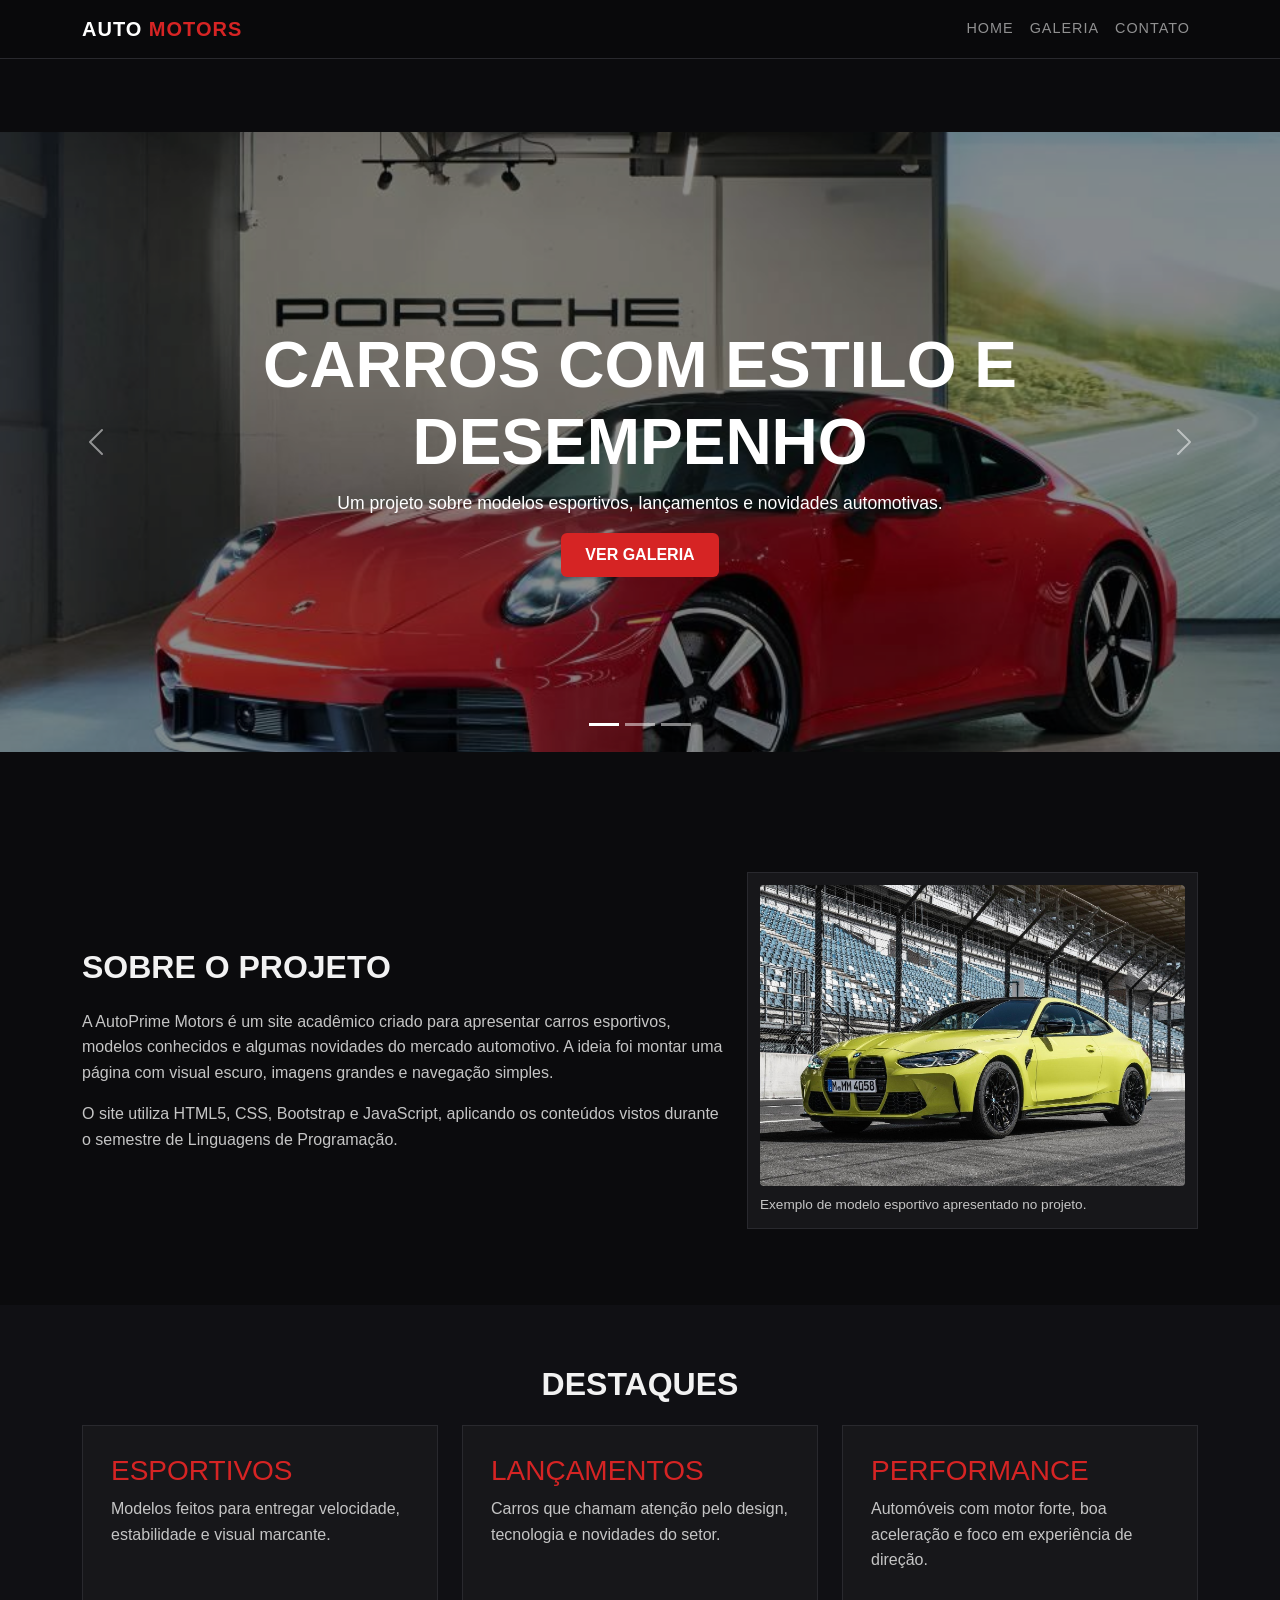
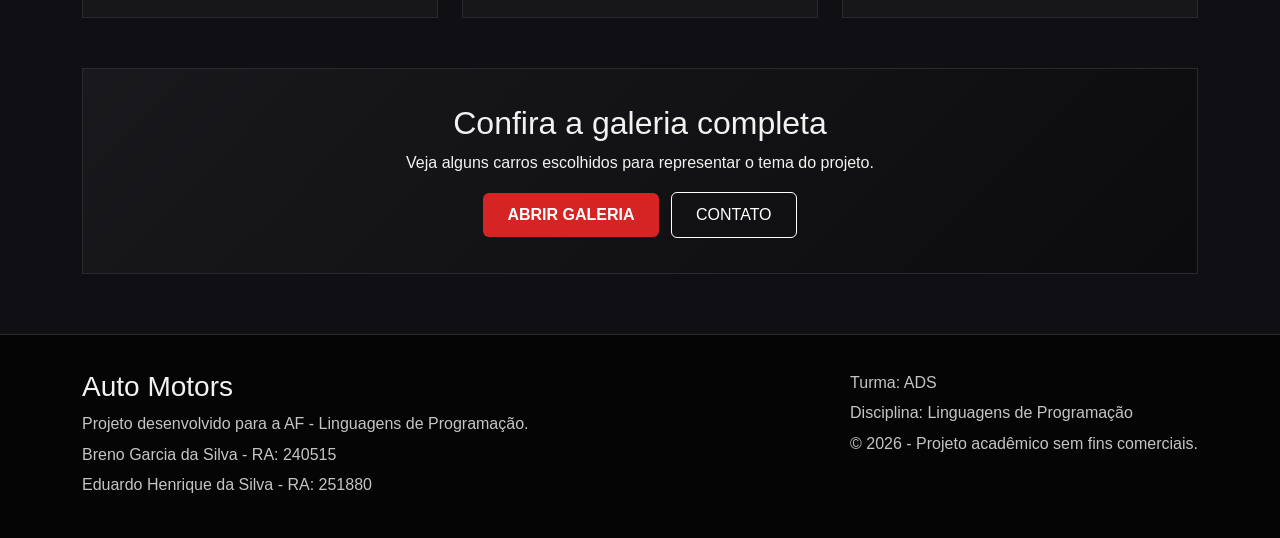
<file: index.html>
<!--
AF - Avaliação Final - Linguagens de Programação
Tema do Projeto: AutoPrime Motors
Aluno 1: Breno Garcia da Silva - RA: 240515
Aluno 2: Eduardo Henrique da Silva - RA: 251880
Professor: Abimael de Oliveira
Data de entrega: 07/06
-->

<!DOCTYPE html>
<html lang="pt-br">
<head>
    <meta charset="UTF-8">
    <meta name="viewport" content="width=device-width, initial-scale=1.0">
    <title>Auto Motors - Home</title>
    
<link href="https://cdn.jsdelivr.net/npm/bootstrap@5.3.3/dist/css/bootstrap.min.css" rel="stylesheet">
<link rel="stylesheet" href="./css/style.css">

</head>
<body>

<header>
    <nav class="navbar navbar-expand-lg navbar-dark fixed-top menu-principal">
        <div class="container">
            <a class="navbar-brand logo" href="index.html">Auto <span>Motors</span></a>

            <button class="navbar-toggler" type="button" data-bs-toggle="collapse" data-bs-target="#menuPrincipal" aria-controls="menuPrincipal" aria-expanded="false" aria-label="Abrir menu">
                <span class="navbar-toggler-icon"></span>
            </button>

            <div class="collapse navbar-collapse" id="menuPrincipal">
                <ul class="navbar-nav ms-auto">
                    <li class="nav-item"><a class="nav-link" href="index.html">Home</a></li>
                    <li class="nav-item"><a class="nav-link" href="galeria.html">Galeria</a></li>
                    <li class="nav-item"><a class="nav-link" href="contato.html">Contato</a></li>
                </ul>
            </div>
        </div>
    </nav>
</header>


<main>
    <section class="hero">
        <div id="carouselHome" class="carousel slide" data-bs-ride="carousel">
            <div class="carousel-indicators">
                <button type="button" data-bs-target="#carouselHome" data-bs-slide-to="0" class="active" aria-label="Slide 1"></button>
                <button type="button" data-bs-target="#carouselHome" data-bs-slide-to="1" aria-label="Slide 2"></button>
                <button type="button" data-bs-target="#carouselHome" data-bs-slide-to="2" aria-label="Slide 3"></button>
            </div>

            <div class="carousel-inner">
                <div class="carousel-item active">
                    <img src="./img/banner-01.jpg" class="d-block w-100" alt="Imagem de carro esportivo Porsche 911">
                    <div class="carousel-caption">
                        <h1>Carros com estilo e desempenho</h1>
                        <p>Um projeto sobre modelos esportivos, lançamentos e novidades automotivas.</p>
                        <a href="galeria.html" class="btn btn-vermelho">Ver galeria</a>
                    </div>
                </div>

                <div class="carousel-item">
                    <img src="./img/banner-02.jpg" class="d-block w-100" alt="Imagem de carro esportivo BMW M4">
                    <div class="carousel-caption">
                        <h2>Design que chama atenção</h2>
                        <p>Modelos com visual moderno, potência e presença nas ruas.</p>
                    </div>
                </div>

                <div class="carousel-item">
                    <img src="./img/banner-03.jpg" class="d-block w-100" alt="Imagem de Audi RS6 em destaque">
                    <div class="carousel-caption">
                        <h2>Performance no dia a dia</h2>
                        <p>Carros que misturam conforto, tecnologia e motor forte.</p>
                    </div>
                </div>
            </div>

            <button class="carousel-control-prev" type="button" data-bs-target="#carouselHome" data-bs-slide="prev">
                <span class="carousel-control-prev-icon"></span>
            </button>

            <button class="carousel-control-next" type="button" data-bs-target="#carouselHome" data-bs-slide="next">
                <span class="carousel-control-next-icon"></span>
            </button>
        </div>
    </section>

    <section class="apresentacao container">
        <div class="row align-items-center">
            <div class="col-md-7">
                <h2 class="titulo-secao">Sobre o projeto</h2>
                <p>
                    A AutoPrime Motors é um site acadêmico criado para apresentar carros esportivos,
                    modelos conhecidos e algumas novidades do mercado automotivo. A ideia foi montar
                    uma página com visual escuro, imagens grandes e navegação simples.
                </p>
                <p>
                    O site utiliza HTML5, CSS, Bootstrap e JavaScript, aplicando os conteúdos vistos
                    durante o semestre de Linguagens de Programação.
                </p>
            </div>

            <div class="col-md-5">
                <figure class="foto-destaque">
                    <img src="./img/galeria-02.jpg" alt="BMW M4 em destaque">
                    <figcaption>Exemplo de modelo esportivo apresentado no projeto.</figcaption>
                </figure>
            </div>
        </div>
    </section>

    <section class="destaques">
        <div class="container">
            <h2 class="titulo-secao text-center">Destaques</h2>
            <div class="area-destaques">
                <article class="card-info">
                    <h3>Esportivos</h3>
                    <p>Modelos feitos para entregar velocidade, estabilidade e visual marcante.</p>
                </article>

                <article class="card-info">
                    <h3>Lançamentos</h3>
                    <p>Carros que chamam atenção pelo design, tecnologia e novidades do setor.</p>
                </article>

                <article class="card-info">
                    <h3>Performance</h3>
                    <p>Automóveis com motor forte, boa aceleração e foco em experiência de direção.</p>
                </article>
            </div>

            <div class="chamada">
                <h2>Confira a galeria completa</h2>
                <p>Veja alguns carros escolhidos para representar o tema do projeto.</p>
                <a href="galeria.html" class="btn btn-vermelho">Abrir galeria</a>
                <a href="contato.html" class="btn btn-contorno">Contato</a>
            </div>
        </div>
    </section>
</main>


<footer class="rodape">
    <div class="container rodape-flex">
        <div>
            <h3>Auto Motors</h3>
            <p>Projeto desenvolvido para a AF - Linguagens de Programação.</p>
            <p>Breno Garcia da Silva - RA: 240515</p>
            <p>Eduardo Henrique da Silva - RA: 251880</p>
        </div>

        <div>
            <p>Turma: ADS</p>
            <p>Disciplina: Linguagens de Programação</p>
            <p>&copy; 2026 - Projeto acadêmico sem fins comerciais.</p>
        </div>
    </div>
</footer>

<button id="btnTopo" class="btn-topo" aria-label="Voltar ao topo">↑</button>


<script src="https://cdn.jsdelivr.net/npm/bootstrap@5.3.3/dist/js/bootstrap.bundle.min.js"></script>
<script src="./js/script.js"></script>

</body>
</html>
</file>
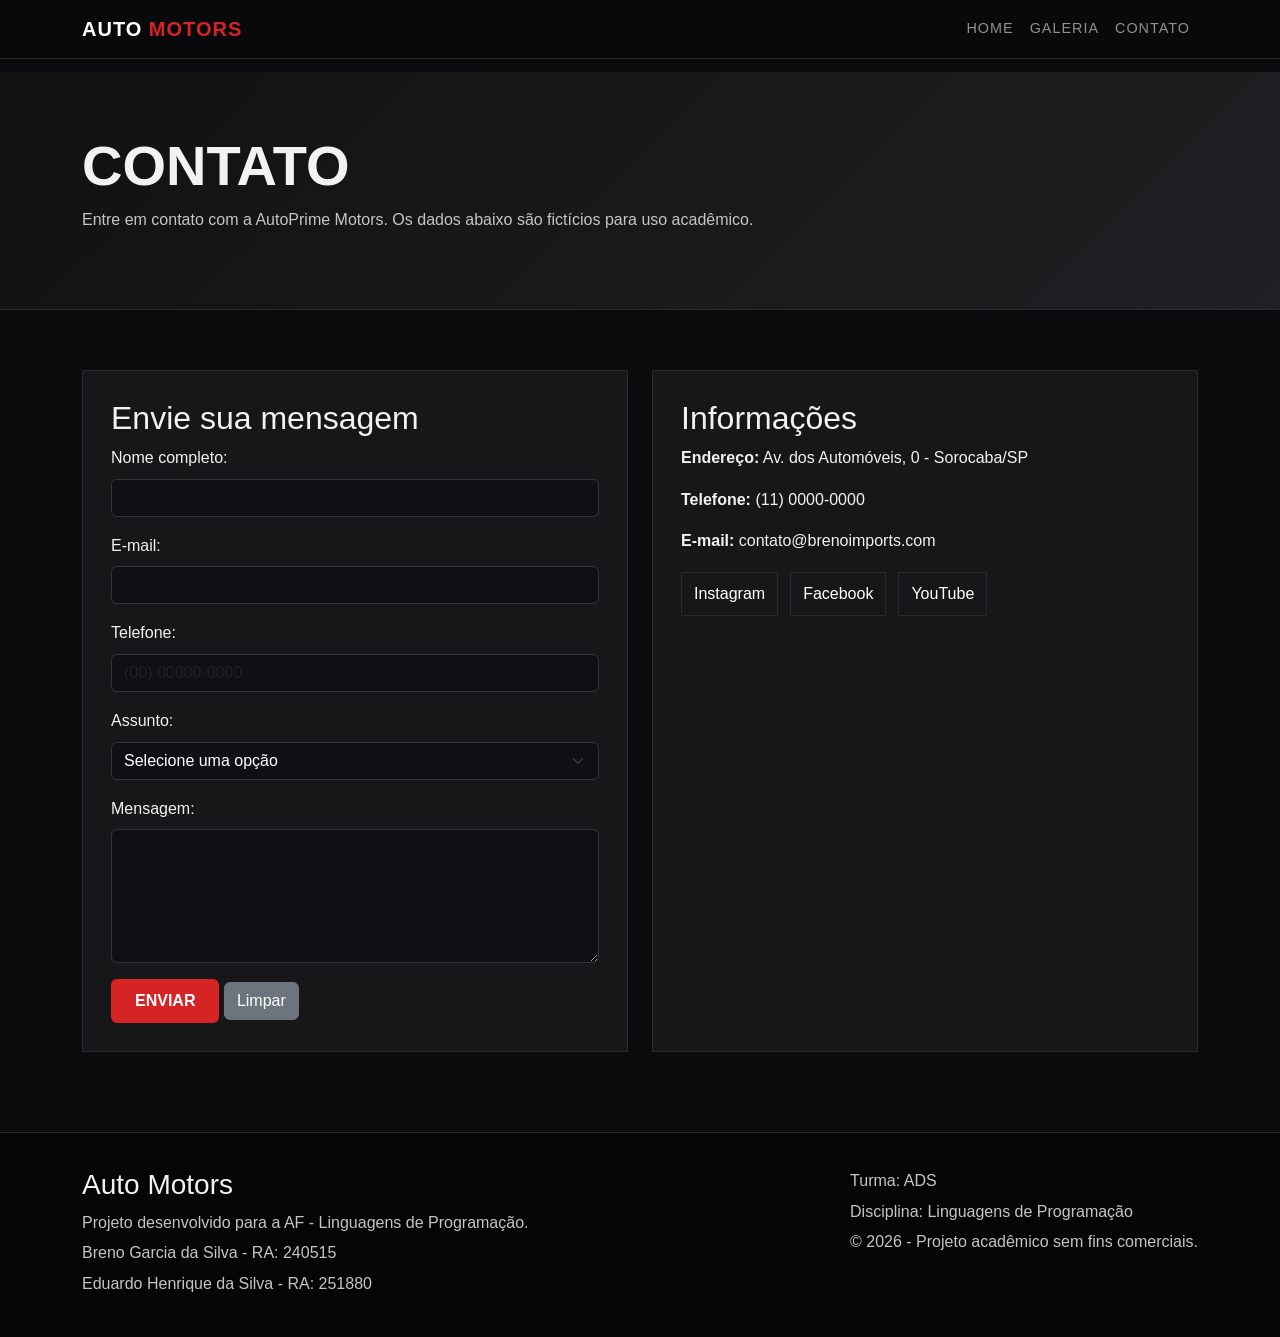
<file: contato.html>
<!--
AF - Avaliação Final - Linguagens de Programação
Tema do Projeto: Auto Motors
Aluno 1: Breno Garcia da Silva - RA: 240515
Aluno 2: Eduardo Henrique da Silva - RA: 251880
Professor: Abimael de Oliveira
Data de entrega: 07/06
-->

<!DOCTYPE html>
<html lang="pt-br">
<head>
    <meta charset="UTF-8">
    <meta name="viewport" content="width=device-width, initial-scale=1.0">
    <title>Auto Motors - Contato</title>
    
<link href="https://cdn.jsdelivr.net/npm/bootstrap@5.3.3/dist/css/bootstrap.min.css" rel="stylesheet">
<link rel="stylesheet" href="./css/style.css">

</head>
<body>

<header>
    <nav class="navbar navbar-expand-lg navbar-dark fixed-top menu-principal">
        <div class="container">
            <a class="navbar-brand logo" href="index.html">Auto <span>Motors</span></a>

            <button class="navbar-toggler" type="button" data-bs-toggle="collapse" data-bs-target="#menuPrincipal" aria-controls="menuPrincipal" aria-expanded="false" aria-label="Abrir menu">
                <span class="navbar-toggler-icon"></span>
            </button>

            <div class="collapse navbar-collapse" id="menuPrincipal">
                <ul class="navbar-nav ms-auto">
                    <li class="nav-item"><a class="nav-link" href="index.html">Home</a></li>
                    <li class="nav-item"><a class="nav-link" href="galeria.html">Galeria</a></li>
                    <li class="nav-item"><a class="nav-link" href="contato.html">Contato</a></li>
                </ul>
            </div>
        </div>
    </nav>
</header>


<main>
    <section class="topo-pagina">
        <div class="container">
            <h1>Contato</h1>
            <p>Entre em contato com a AutoPrime Motors. Os dados abaixo são fictícios para uso acadêmico.</p>
        </div>
    </section>

    <section class="container contato-area">
        <div class="row g-4">
            <article class="col-lg-6">
                <div class="caixa-contato">
                    <h2>Envie sua mensagem</h2>

                    <form id="formContato" class="form-contato" action="#" method="post">
                        <div class="mb-3">
                            <label for="nome" class="form-label">Nome completo:</label>
                            <input type="text" id="nome" name="nome" class="form-control" required>
                        </div>

                        <div class="mb-3">
                            <label for="email" class="form-label">E-mail:</label>
                            <input type="email" id="email" name="email" class="form-control" required>
                        </div>

                        <div class="mb-3">
                            <label for="telefone" class="form-label">Telefone:</label>
                            <input type="tel" id="telefone" name="telefone" class="form-control" placeholder="(00) 00000-0000" pattern="\(?\d{2}\)?\s?\d{4,5}-?\d{4}">
                        </div>

                        <div class="mb-3">
                            <label for="assunto" class="form-label">Assunto:</label>
                            <select id="assunto" name="assunto" class="form-select" required>
                                <option value="">Selecione uma opção</option>
                                <option value="duvida">Dúvida</option>
                                <option value="orcamento">Orçamento</option>
                                <option value="parceria">Parceria</option>
                            </select>
                        </div>

                        <div class="mb-3">
                            <label for="mensagem" class="form-label">Mensagem:</label>
                            <textarea id="mensagem" name="mensagem" class="form-control" rows="5" required></textarea>
                        </div>

                        <button type="submit" class="btn btn-vermelho">Enviar</button>
                        <button type="reset" class="btn btn-secondary">Limpar</button>
                    </form>
                </div>
            </article>

            <article class="col-lg-6">
                <div class="caixa-contato">
                    <h2>Informações</h2>
                    <p><strong>Endereço:</strong> Av. dos Automóveis, 0 - Sorocaba/SP</p>
                    <p><strong>Telefone:</strong> (11) 0000-0000</p>
                    <p><strong>E-mail:</strong> contato@brenoimports.com</p>

                    <div class="redes">
                        <a href="#">Instagram</a>
                        <a href="#">Facebook</a>
                        <a href="#">YouTube</a>
                    </div>

                    <iframe
                        title="Mapa de Sorocaba"
                        src="https://www.google.com/maps?q=Sorocaba%20SP&output=embed"
                        width="100%"
                        height="320"
                        style="border:0;"
                        allowfullscreen=""
                        loading="lazy">
                    </iframe>
                </div>
            </article>
        </div>
    </section>
</main>


<footer class="rodape">
    <div class="container rodape-flex">
        <div>
            <h3>Auto Motors</h3>
            <p>Projeto desenvolvido para a AF - Linguagens de Programação.</p>
            <p>Breno Garcia da Silva - RA: 240515</p>
            <p>Eduardo Henrique da Silva - RA: 251880</p>
        </div>

        <div>
            <p>Turma: ADS</p>
            <p>Disciplina: Linguagens de Programação</p>
            <p>&copy; 2026 - Projeto acadêmico sem fins comerciais.</p>
        </div>
    </div>
</footer>

<button id="btnTopo" class="btn-topo" aria-label="Voltar ao topo">↑</button>


<script src="https://cdn.jsdelivr.net/npm/bootstrap@5.3.3/dist/js/bootstrap.bundle.min.js"></script>
<script src="./js/script.js"></script>

</body>
</html>
</file>
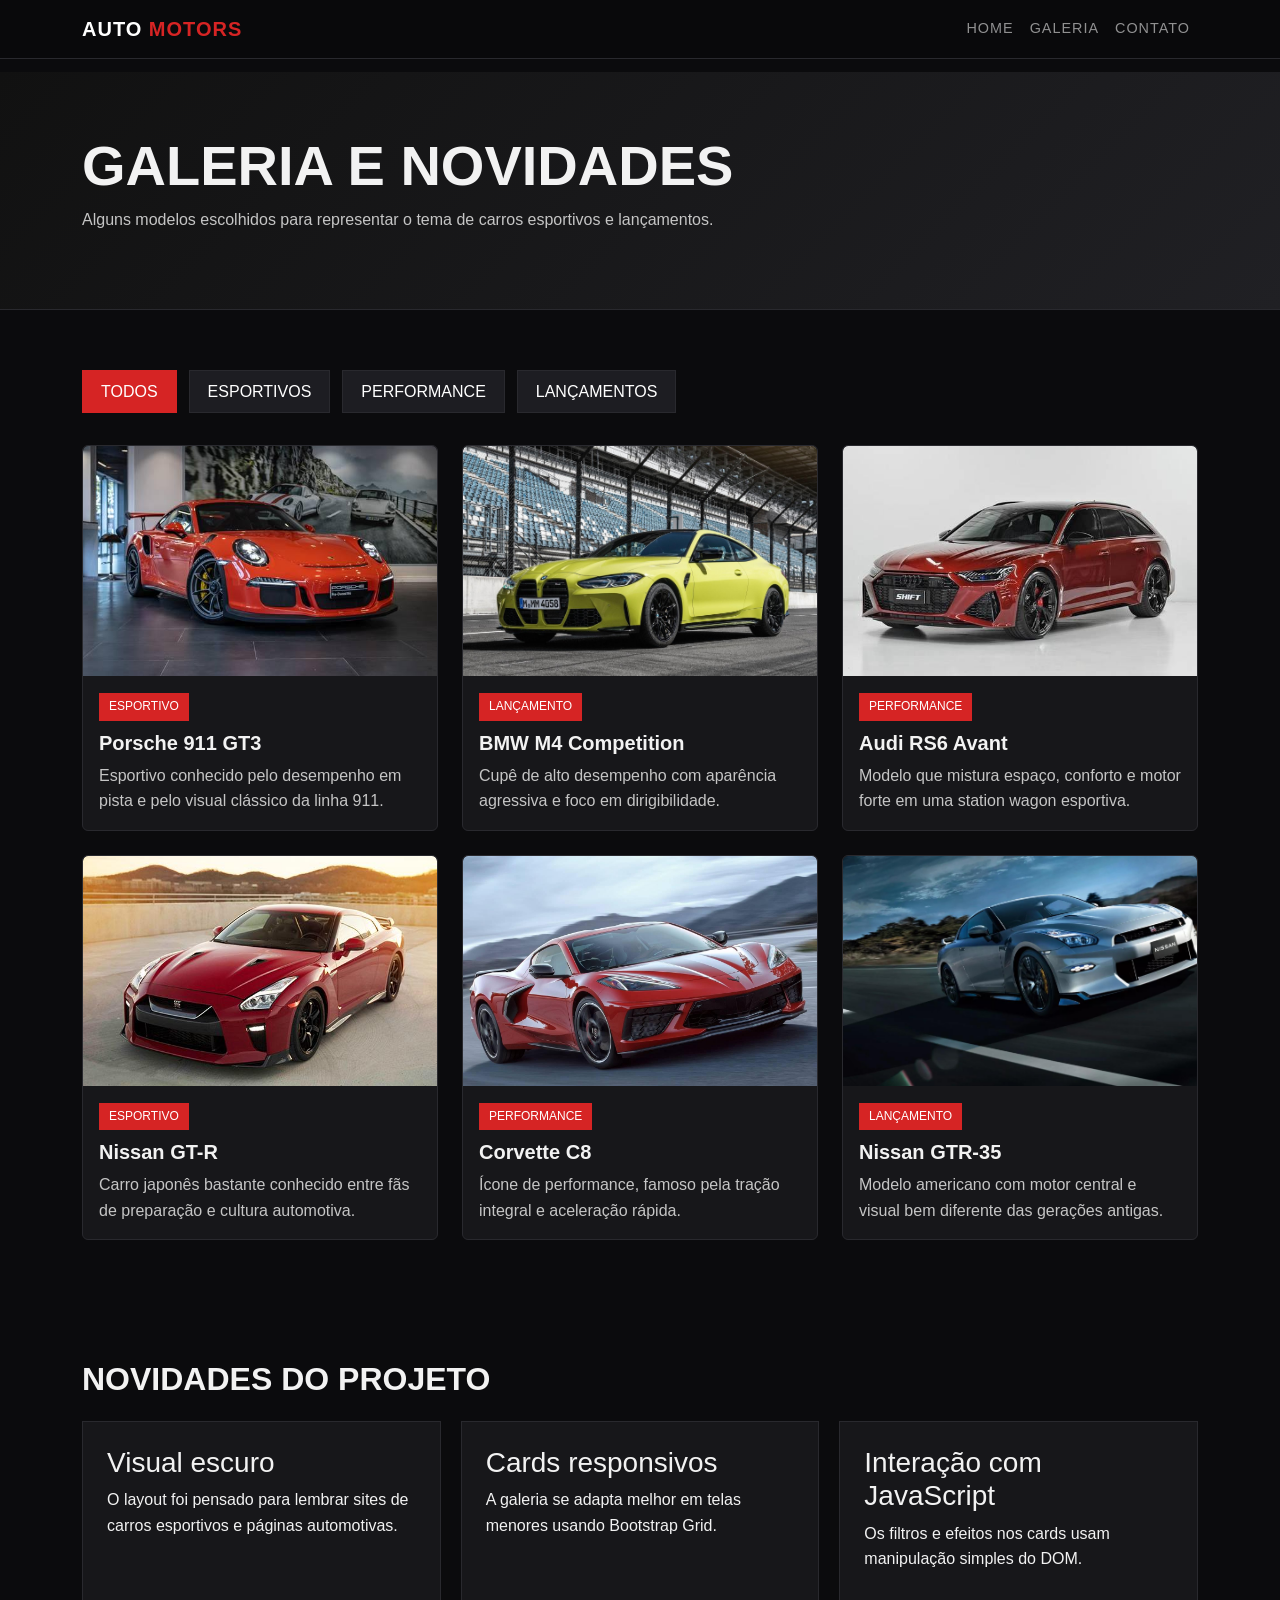
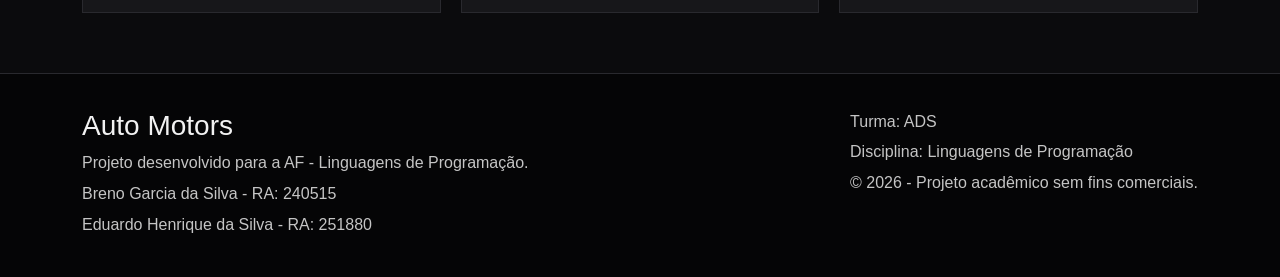
<file: galeria.html>
<!--
AF - Avaliação Final - Linguagens de Programação
Tema do Projeto: AutoPrime Motors
Aluno 1: Breno Garcia da Silva - RA: 240515
Aluno 2: Eduardo Henrique da Silva - RA: 251880
Professor: Abimael de Oliveira
Data de entrega: 07/06
-->

<!DOCTYPE html>
<html lang="pt-br">
<head>
    <meta charset="UTF-8">
    <meta name="viewport" content="width=device-width, initial-scale=1.0">
    <title>Auto Motors - Galeria</title>
    
<link href="https://cdn.jsdelivr.net/npm/bootstrap@5.3.3/dist/css/bootstrap.min.css" rel="stylesheet">
<link rel="stylesheet" href="./css/style.css">

</head>
<body>

<header>
    <nav class="navbar navbar-expand-lg navbar-dark fixed-top menu-principal">
        <div class="container">
            <a class="navbar-brand logo" href="index.html">Auto <span>Motors</span></a>

            <button class="navbar-toggler" type="button" data-bs-toggle="collapse" data-bs-target="#menuPrincipal" aria-controls="menuPrincipal" aria-expanded="false" aria-label="Abrir menu">
                <span class="navbar-toggler-icon"></span>
            </button>

            <div class="collapse navbar-collapse" id="menuPrincipal">
                <ul class="navbar-nav ms-auto">
                    <li class="nav-item"><a class="nav-link" href="index.html">Home</a></li>
                    <li class="nav-item"><a class="nav-link" href="galeria.html">Galeria</a></li>
                    <li class="nav-item"><a class="nav-link" href="contato.html">Contato</a></li>
                </ul>
            </div>
        </div>
    </nav>
</header>


<main>
    <section class="topo-pagina">
        <div class="container">
            <h1>Galeria e novidades</h1>
            <p>Alguns modelos escolhidos para representar o tema de carros esportivos e lançamentos.</p>
        </div>
    </section>

    <section class="container galeria">
        <div class="filtros">
            <button class="btn-filtro ativo" data-filtro="todos">Todos</button>
            <button class="btn-filtro" data-filtro="esportivo">Esportivos</button>
            <button class="btn-filtro" data-filtro="performance">Performance</button>
            <button class="btn-filtro" data-filtro="lançamento">Lançamentos</button>
        </div>

        <div class="row g-4">
            
                <article class="col-md-6 col-lg-4 item-card" data-categoria="esportivo">
                    <div class="card card-carro h-100">
                        <img src="./img/galeria-01.jpg" class="card-img-top" alt="Imagem do Porsche 911 GT3">
                        <div class="card-body">
                            <span class="tag">Esportivo</span>
                            <h2 class="card-title">Porsche 911 GT3</h2>
                            <p class="card-text">Esportivo conhecido pelo desempenho em pista e pelo visual clássico da linha 911.</p>
                        </div>
                    </div>
                </article>


                <article class="col-md-6 col-lg-4 item-card" data-categoria="lançamento">
                    <div class="card card-carro h-100">
                        <img src="./img/galeria-02.jpg" class="card-img-top" alt="Imagem do BMW M4 Competition">
                        <div class="card-body">
                            <span class="tag">Lançamento</span>
                            <h2 class="card-title">BMW M4 Competition</h2>
                            <p class="card-text">Cupê de alto desempenho com aparência agressiva e foco em dirigibilidade.</p>
                        </div>
                    </div>
                </article>


                <article class="col-md-6 col-lg-4 item-card" data-categoria="performance">
                    <div class="card card-carro h-100">
                        <img src="./img/galeria-03.jpg" class="card-img-top" alt="Imagem do Audi RS6 Avant">
                        <div class="card-body">
                            <span class="tag">Performance</span>
                            <h2 class="card-title">Audi RS6 Avant</h2>
                            <p class="card-text">Modelo que mistura espaço, conforto e motor forte em uma station wagon esportiva.</p>
                        </div>
                    </div>
                </article>


                <article class="col-md-6 col-lg-4 item-card" data-categoria="esportivo">
                    <div class="card card-carro h-100">
                        <img src="./img/galeria-04.jpg" class="card-img-top" alt="Imagem do Toyota Supra">
                        <div class="card-body">
                            <span class="tag">Esportivo</span>
                            <h2 class="card-title">Nissan GT-R</h2>
                            <p class="card-text">Carro japonês bastante conhecido entre fãs de preparação e cultura automotiva.</p>
                        </div>
                    </div>
                </article>


                <article class="col-md-6 col-lg-4 item-card" data-categoria="performance">
                    <div class="card card-carro h-100">
                        <img src="./img/galeria-05.jpg" class="card-img-top" alt="Imagem do Nissan GT-R">
                        <div class="card-body">
                            <span class="tag">Performance</span>
                            <h2 class="card-title">Corvette C8</h2>
                            <p class="card-text">Ícone de performance, famoso pela tração integral e aceleração rápida.</p>
                        </div>
                    </div>
                </article>


                <article class="col-md-6 col-lg-4 item-card" data-categoria="lançamento">
                    <div class="card card-carro h-100">
                        <img src="./img/galeria-06.jpg" class="card-img-top" alt="Imagem do Corvette C8">
                        <div class="card-body">
                            <span class="tag">Lançamento</span>
                            <h2 class="card-title">Nissan GTR-35</h2>
                            <p class="card-text">Modelo americano com motor central e visual bem diferente das gerações antigas.</p>
                        </div>
                    </div>
                </article>

        </div>
    </section>

    <section class="container novidades">
        <h2 class="titulo-secao">Novidades do projeto</h2>
        <div class="linha-novidades">
            <article>
                <h3>Visual escuro</h3>
                <p>O layout foi pensado para lembrar sites de carros esportivos e páginas automotivas.</p>
            </article>

            <article>
                <h3>Cards responsivos</h3>
                <p>A galeria se adapta melhor em telas menores usando Bootstrap Grid.</p>
            </article>

            <article>
                <h3>Interação com JavaScript</h3>
                <p>Os filtros e efeitos nos cards usam manipulação simples do DOM.</p>
            </article>
        </div>
    </section>
</main>


<footer class="rodape">
    <div class="container rodape-flex">
        <div>
            <h3>Auto Motors</h3>
            <p>Projeto desenvolvido para a AF - Linguagens de Programação.</p>
            <p>Breno Garcia da Silva - RA: 240515</p>
            <p>Eduardo Henrique da Silva - RA: 251880</p>
        </div>

        <div>
            <p>Turma: ADS</p>
            <p>Disciplina: Linguagens de Programação</p>
            <p>&copy; 2026 - Projeto acadêmico sem fins comerciais.</p>
        </div>
    </div>
</footer>

<button id="btnTopo" class="btn-topo" aria-label="Voltar ao topo">↑</button>


<script src="https://cdn.jsdelivr.net/npm/bootstrap@5.3.3/dist/js/bootstrap.bundle.min.js"></script>
<script src="./js/script.js"></script>

</body>
</html>
</file>
<file: css/style.css>
/*
AF - Avaliação Final - Linguagens de Programação
Tema do Projeto: Auto Motors
Aluno 1: Breno Garcia da Silva - RA: 240515
Aluno 2: Eduardo Henrique da Silva - RA: 251880
Professor: Abimael de Oliveira
Data de entrega: 07/06
*/


:root {
    --cor-fundo: #0b0b0d;
    --cor-card: #17171a;
    --cor-texto: #f2f2f2;
    --cor-texto-fraco: #c5c5c5;
    --cor-destaque: #d62424;
    --cor-linha: #29292e;
    --espacamento: 2rem;
}

* {
    margin: 0;
    padding: 0;
    box-sizing: border-box;
}

body {
    font-family: Arial, Helvetica, sans-serif;
    background-color: var(--cor-fundo);
    color: var(--cor-texto);
    line-height: 1.6;
    padding-top: 72px;
}

img {
    max-width: 100%;
    display: block;
}

section {
    padding: 60px 0;
}

.menu-principal {
    background-color: rgba(10, 10, 12, 0.96);
    border-bottom: 1px solid var(--cor-linha);
}

.logo {
    font-weight: bold;
    letter-spacing: 1px;
    text-transform: uppercase;
}

.logo span {
    color: var(--cor-destaque);
}

.nav-link {
    text-transform: uppercase;
    font-size: 0.9rem;
    letter-spacing: 1px;
}

.nav-link:hover {
    color: var(--cor-destaque) !important;
}

.carousel-item img {
    height: 620px;
    object-fit: cover;
    filter: brightness(55%);
}

.carousel-caption {
    bottom: 25%;
}

.carousel-caption h1,
.carousel-caption h2 {
    font-size: clamp(2rem, 5vw, 4rem);
    font-weight: 800;
    text-transform: uppercase;
}

.carousel-caption p {
    font-size: 1.1rem;
}

.btn-vermelho {
    background-color: var(--cor-destaque);
    color: white;
    border: none;
    padding: 10px 24px;
    text-transform: uppercase;
    font-weight: bold;
    transition: 0.3s;
}

.btn-vermelho:hover {
    background-color: #a91515;
    color: white;
    transform: translateY(-2px);
}

.btn-contorno {
    border: 1px solid white;
    color: white;
    padding: 10px 24px;
    margin-left: 8px;
    text-transform: uppercase;
}

.btn-contorno:hover {
    background-color: white;
    color: #111;
}

.titulo-secao {
    font-weight: 800;
    text-transform: uppercase;
    margin-bottom: 22px;
}

.apresentacao p {
    color: var(--cor-texto-fraco);
}

.foto-destaque {
    background-color: var(--cor-card);
    padding: 12px;
    border: 1px solid var(--cor-linha);
}

.foto-destaque img {
    border-radius: 4px;
}

.foto-destaque figcaption {
    font-size: 0.85rem;
    color: var(--cor-texto-fraco);
    margin-top: 8px;
}

.destaques {
    background-color: #101014;
}

.area-destaques {
    display: flex;
    flex-wrap: wrap;
    gap: 24px;
    justify-content: center;
}

.card-info {
    background-color: var(--cor-card);
    border: 1px solid var(--cor-linha);
    padding: 28px;
    flex: 1 1 260px;
    max-width: 360px;
    transition: transform 0.3s ease, border-color 0.3s ease;
}

.card-info:hover {
    transform: translateY(-8px);
    border-color: var(--cor-destaque);
}

.card-info h3 {
    color: var(--cor-destaque);
    text-transform: uppercase;
}

.card-info p {
    color: var(--cor-texto-fraco);
}

.chamada {
    text-align: center;
    margin-top: 50px;
    padding: 35px;
    background: linear-gradient(135deg, #19191d, #0c0c0e);
    border: 1px solid var(--cor-linha);
}

.topo-pagina {
    background: linear-gradient(135deg, #111, #202024);
    border-bottom: 1px solid var(--cor-linha);
}

.topo-pagina h1 {
    font-size: clamp(2rem, 5vw, 3.5rem);
    font-weight: 800;
    text-transform: uppercase;
}

.topo-pagina p {
    color: var(--cor-texto-fraco);
}

.filtros {
    display: flex;
    flex-wrap: wrap;
    gap: 12px;
    margin-bottom: 32px;
}

.btn-filtro {
    background-color: #1d1d22;
    color: white;
    border: 1px solid var(--cor-linha);
    padding: 8px 18px;
    text-transform: uppercase;
}

.btn-filtro.ativo,
.btn-filtro:hover {
    background-color: var(--cor-destaque);
    border-color: var(--cor-destaque);
}

.card-carro {
    background-color: var(--cor-card);
    color: var(--cor-texto);
    border: 1px solid var(--cor-linha);
    overflow: hidden;
    transition: 0.3s ease;
}

.card-carro:hover,
.card-destaque-js {
    transform: translateY(-8px);
    border-color: var(--cor-destaque);
    box-shadow: 0 12px 30px rgba(0,0,0,0.45);
}

.card-carro img {
    height: 230px;
    object-fit: cover;
    transition: transform 0.4s ease;
}

.card-carro:hover img {
    transform: scale(1.06);
}

.card-carro .card-title {
    font-size: 1.25rem;
    font-weight: bold;
}

.card-carro .card-text {
    color: var(--cor-texto-fraco);
}

.tag {
    display: inline-block;
    background-color: var(--cor-destaque);
    color: white;
    padding: 4px 10px;
    font-size: 0.75rem;
    margin-bottom: 10px;
    text-transform: uppercase;
}

.linha-novidades {
    display: flex;
    flex-wrap: wrap;
    gap: 20px;
}

.linha-novidades article {
    flex: 1 1 250px;
    background-color: var(--cor-card);
    border: 1px solid var(--cor-linha);
    padding: 24px;
}

.contato-area {
    padding-bottom: 80px;
}

.caixa-contato {
    background-color: var(--cor-card);
    border: 1px solid var(--cor-linha);
    padding: 28px;
    height: 100%;
}

.form-control,
.form-select {
    background-color: #101014;
    border: 1px solid #33333a;
    color: white;
}

.form-control:focus,
.form-select:focus {
    background-color: #101014;
    color: white;
    border-color: var(--cor-destaque);
    box-shadow: none;
}

.redes {
    display: flex;
    flex-wrap: wrap;
    gap: 12px;
    margin: 18px 0;
}

.redes a {
    color: white;
    border: 1px solid var(--cor-linha);
    padding: 8px 12px;
    text-decoration: none;
}

.redes a:hover {
    background-color: var(--cor-destaque);
}

.rodape {
    background-color: #050506;
    border-top: 1px solid var(--cor-linha);
    padding: 35px 0;
}

.rodape-flex {
    display: flex;
    flex-wrap: wrap;
    justify-content: space-between;
    gap: 24px;
}

.rodape p {
    margin-bottom: 5px;
    color: var(--cor-texto-fraco);
}

.btn-topo {
    position: fixed;
    right: 20px;
    bottom: 20px;
    display: none;
    border: none;
    background-color: var(--cor-destaque);
    color: white;
    width: 45px;
    height: 45px;
    border-radius: 50%;
    font-weight: bold;
    z-index: 999;
}

.btn-topo.mostrar {
    display: block;
}

@keyframes aparecer {
    from {
        opacity: 0;
        transform: translateY(25px);
    }

    to {
        opacity: 1;
        transform: translateY(0);
    }
}

.card-info,
.card-carro,
.caixa-contato {
    animation: aparecer 0.7s ease;
}

@media (max-width: 768px) {
    body {
        padding-top: 66px;
    }

    .carousel-item img {
        height: 460px;
    }

    .carousel-caption {
        bottom: 12%;
    }

    .btn-contorno {
        display: inline-block;
        margin-top: 10px;
        margin-left: 0;
    }

    .rodape-flex {
        text-align: center;
        justify-content: center;
    }
}
</file>
